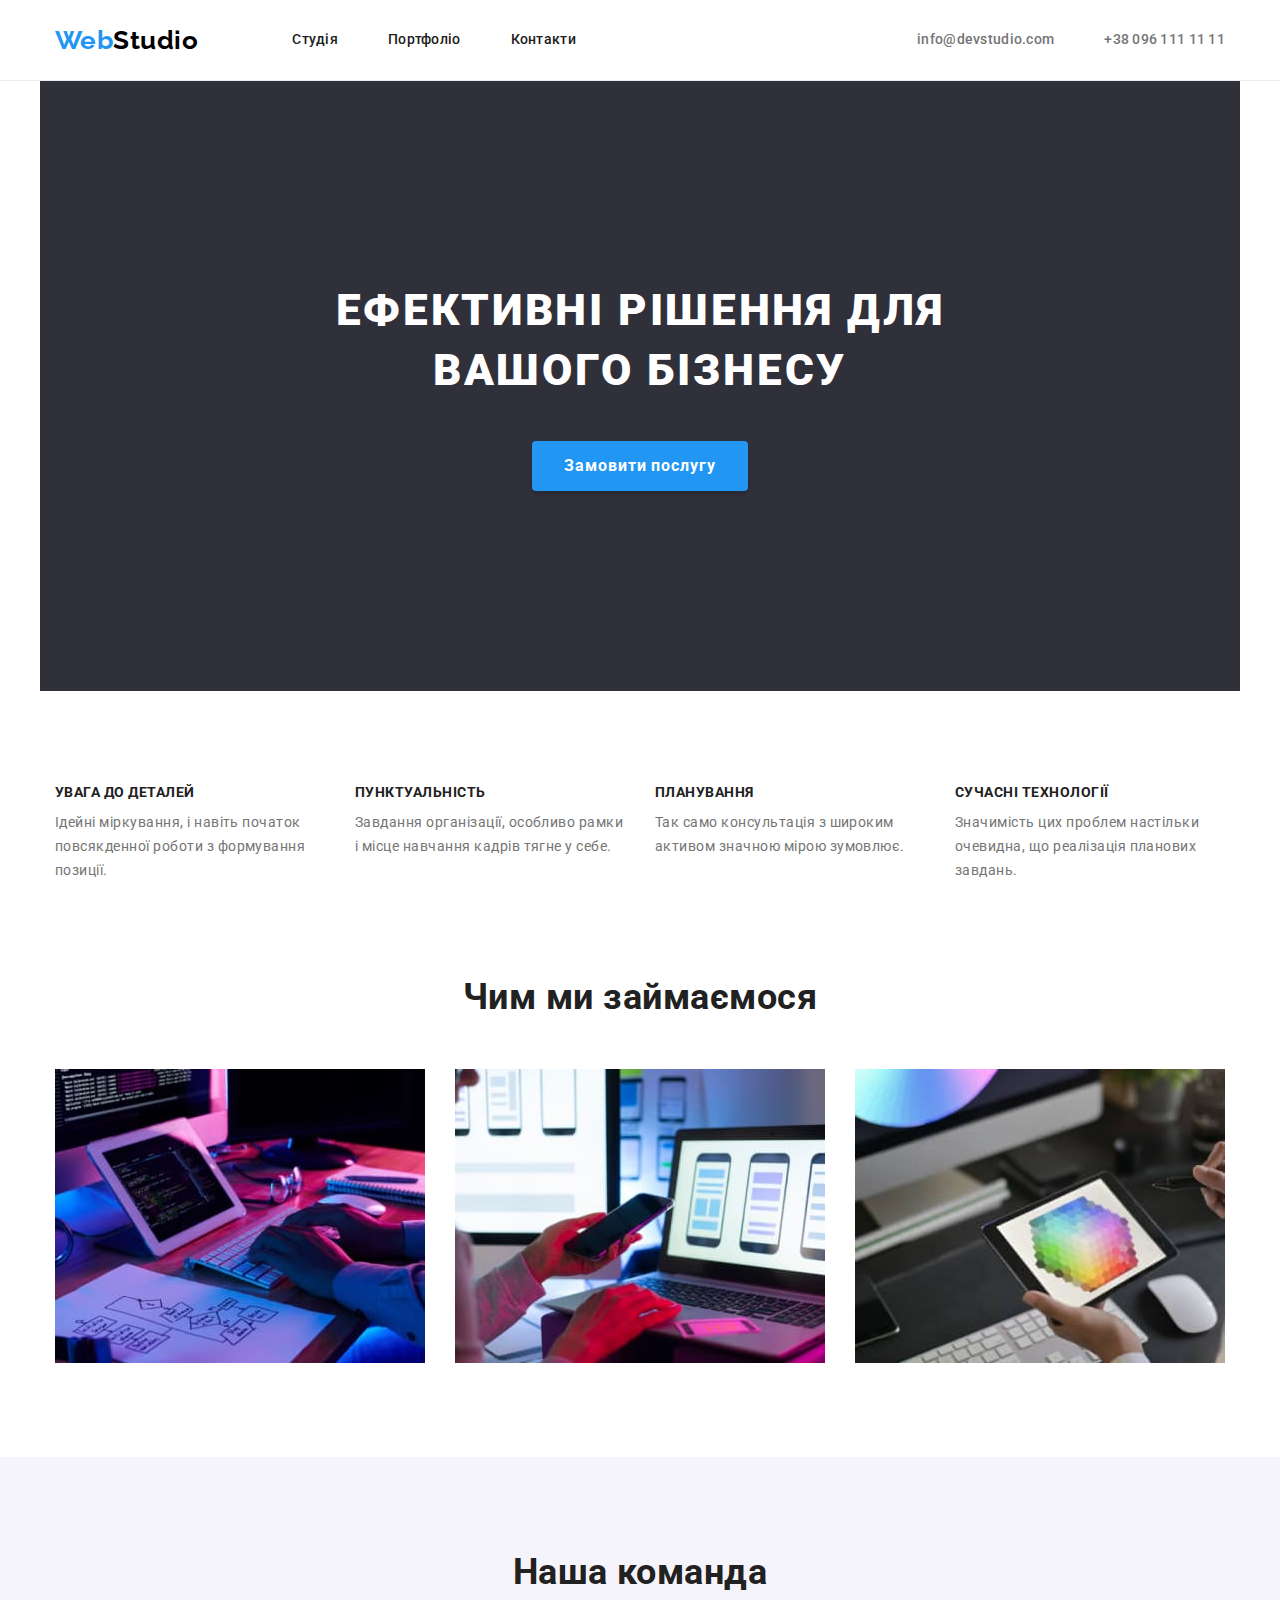
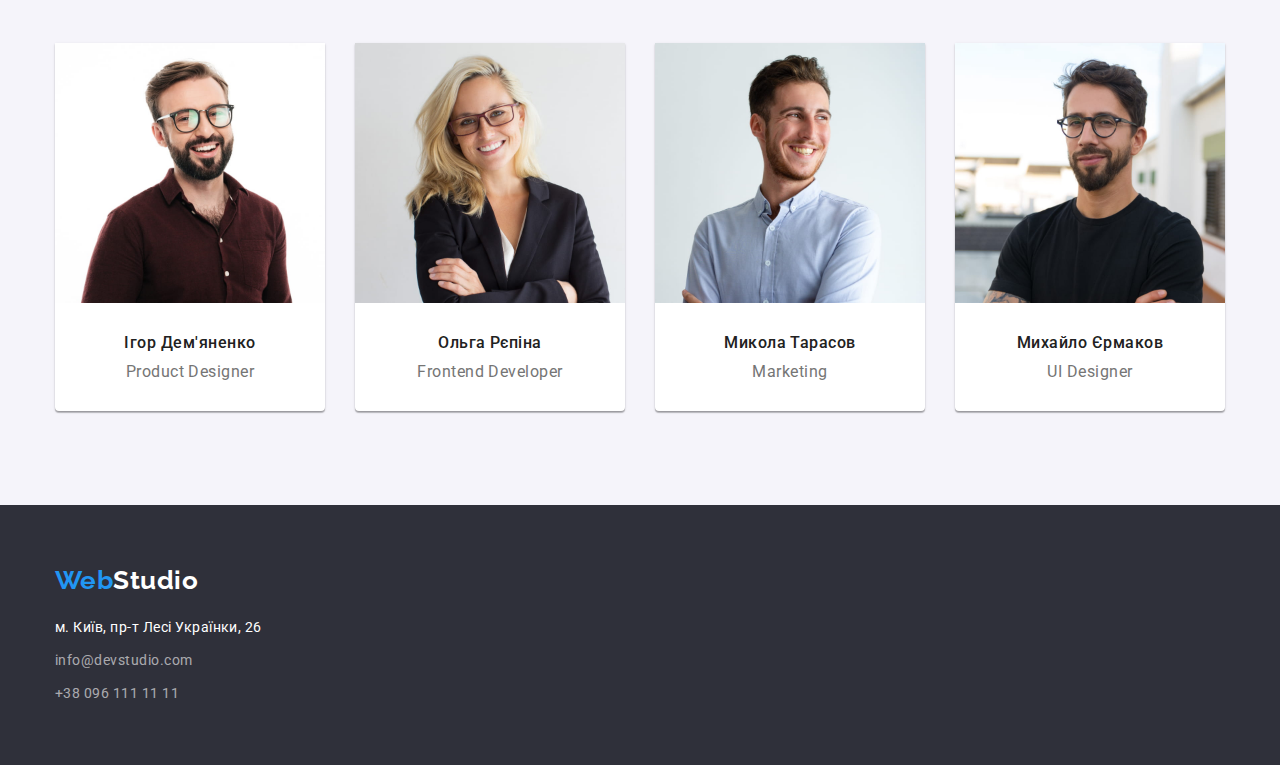
<file: index.html>
<!DOCTYPE html>
<html lang="uk">
  <head>
    <meta charset="UTF-8" />
    <meta http-equiv="X-UA-Compatible" content="IE=edge" />
    <meta name="viewport" content="width=device-width, initial-scale=1.0" />
    <title>Студія</title>
    <link rel="preconnect" href="https://fonts.googleapis.com" />
    <link rel="preconnect" href="https://fonts.gstatic.com" crossorigin />
    <link
      href="https://fonts.googleapis.com/css2?family=Raleway:wght@700&family=Roboto:wght@400;500;700;900&display=swap"
      rel="stylesheet"
    />
    <link
      rel="stylesheet"
      href="https://cdnjs.cloudflare.com/ajax/libs/modern-normalize/1.1.0/modern-normalize.min.css"
    />

    <link rel="stylesheet" href="./css/styles.css" />
  </head>
  <body>
    <header class="header-page">
      <div class="header-flex container">
        <!-- Навігація -->
        <nav class="site-nav">
          <a href="./index.html" class="logo-header"><span class="logo-item">Web</span>Studio</a>
          <ul class="site-nav-list list">
            <li class="item"><a href="./index.html" class="link">Студія</a></li>
            <li class="item"><a href="./portfolio.html" class="link">Портфоліо</a></li>
            <li class="item"><a href="#" class="link">Контакти</a></li>
          </ul>
        </nav>
        <ul class="contacts list">
          <li class="item">
            <a href="mailto:info@devstudio.com" class="link">info@devstudio.com</a>
          </li>
          <li class="item"><a href="tel:+380961111111" class="link">+38 096 111 11 11</a></li>
        </ul>
      </div>
    </header>
    <main>
      <!-- Герой -->
      <section class="hero centered container">
        <h1 class="hero-title">Ефективні рішення для вашого бізнесу</h1>
        <button type="button" class="hero-button">Замовити послугу</button>
      </section>
      <!-- Переваги -->
      <section class="features section">
        <div class="container">
          <!-- Прихований заголовок -->
          <h2 class="section-title visually-hidden">Наші переваги</h2>
          <ul class="features-list list">
            <li class="item">
              <h3 class="feature-title">Увага до деталей</h3>
              <p class="descr">
                Ідейні міркування, і навіть початок повсякденної роботи з формування позиції.
              </p>
            </li>
            <li class="item">
              <h3 class="feature-title">Пунктуальність</h3>
              <p class="descr">
                Завдання організації, особливо рамки і місце навчання кадрів тягне у себе.
              </p>
            </li>
            <li class="item">
              <h3 class="feature-title">Планування</h3>
              <p class="descr">Так само консультація з широким активом значною мірою зумовлює.</p>
            </li>
            <li class="item">
              <h3 class="feature-title">Сучасні технології</h3>
              <p class="descr">
                Значимість цих проблем настільки очевидна, що реалізація планових завдань.
              </p>
            </li>
          </ul>
        </div>
      </section>
      <!-- Приклади робіт -->
      <section class="examples section">
        <div class="container">
          <h2 class="examples-title centered">Чим ми займаємося</h2>
          <ul class="example list">
            <li class="item">
              <img class="example-img" src="./images/example-1.jpg" width="370" height="294" alt="Людина програмує" />
            </li>
            <li class="item">
              <img class="example-img"
                src="./images/example-2.jpg"
                width="370"
                height="294"
                alt="Людина обирає дизайн"
              />
            </li>
            <li class="item">
              <img class="example-img"
                src="./images/example-3.jpg"
                width="370"
                height="294"
                alt="Людина обирає колір"
              />
            </li>
          </ul>
        </div>
      </section>
      <!-- Команда -->
      <section class="team section">
        <div class="container">
          <h2 class="team-title centered">Наша команда</h2>
          <ul class="team-list list">
            <li class="item">
              <img
                src="./images/member-1.jpg"
                class="team-photo"
                width="270"
                height="260"
                alt="Фото працівника"
              />
              <h3 class="team-member centered">Ігор Дем'яненко</h3>
              <p class="descr centered">Product Designer</p>
            </li>
            <li class="item">
              <img
                src="./images/member-2.jpg"
                class="team-photo"
                width="270"
                height="260"
                alt="Фото працівника"
              />
              <h3 class="team-member centered">Ольга Рєпіна</h3>
              <p class="descr centered">Frontend Developer</p>
            </li>
            <li class="item">
              <img
                src="./images/member-3.jpg"
                class="team-photo"
                width="270"
                height="260"
                alt="Фото працівника"
              />
              <h3 class="team-member centered">Микола Тарасов</h3>
              <p class="descr centered">Marketing</p>
            </li>
            <li class="item">
              <img
                src="./images/member-4.jpg"
                class="team-photo"
                width="270"
                height="260"
                alt="Фото працівника"
              />
              <h3 class="team-member centered">Михайло Єрмаков</h3>
              <p class="descr centered">UI Designer</p>
            </li>
          </ul>
        </div>
      </section>
    </main>
    <!-- Футер -->
    <footer class="footer-page">
      <div class="footer-section container">
        <a href="./index.html" class="logo-footer"><span class="logo-item">Web</span>Studio</a>
        <address class="address">
          <a
            class="address-descr link"
            href="https://goo.gl/maps/k6muJn8YtoqKnS7S7"
            target="_blank"
            rel="noreferrer noopener"
            >м. Київ, пр-т Лесі Українки, 26</a
          >
          <ul class="address-contacts list">
            <li class="list-item">
              <a href="mailto:info@devstudio.com" class="item link">info@devstudio.com</a>
            </li>
            <li class="list-item">
              <a href="tel:+380961111111" class="item link">+38 096 111 11 11</a>
            </li>
          </ul>
        </address>
      </div>
    </footer>
  </body>
</html>
</file>
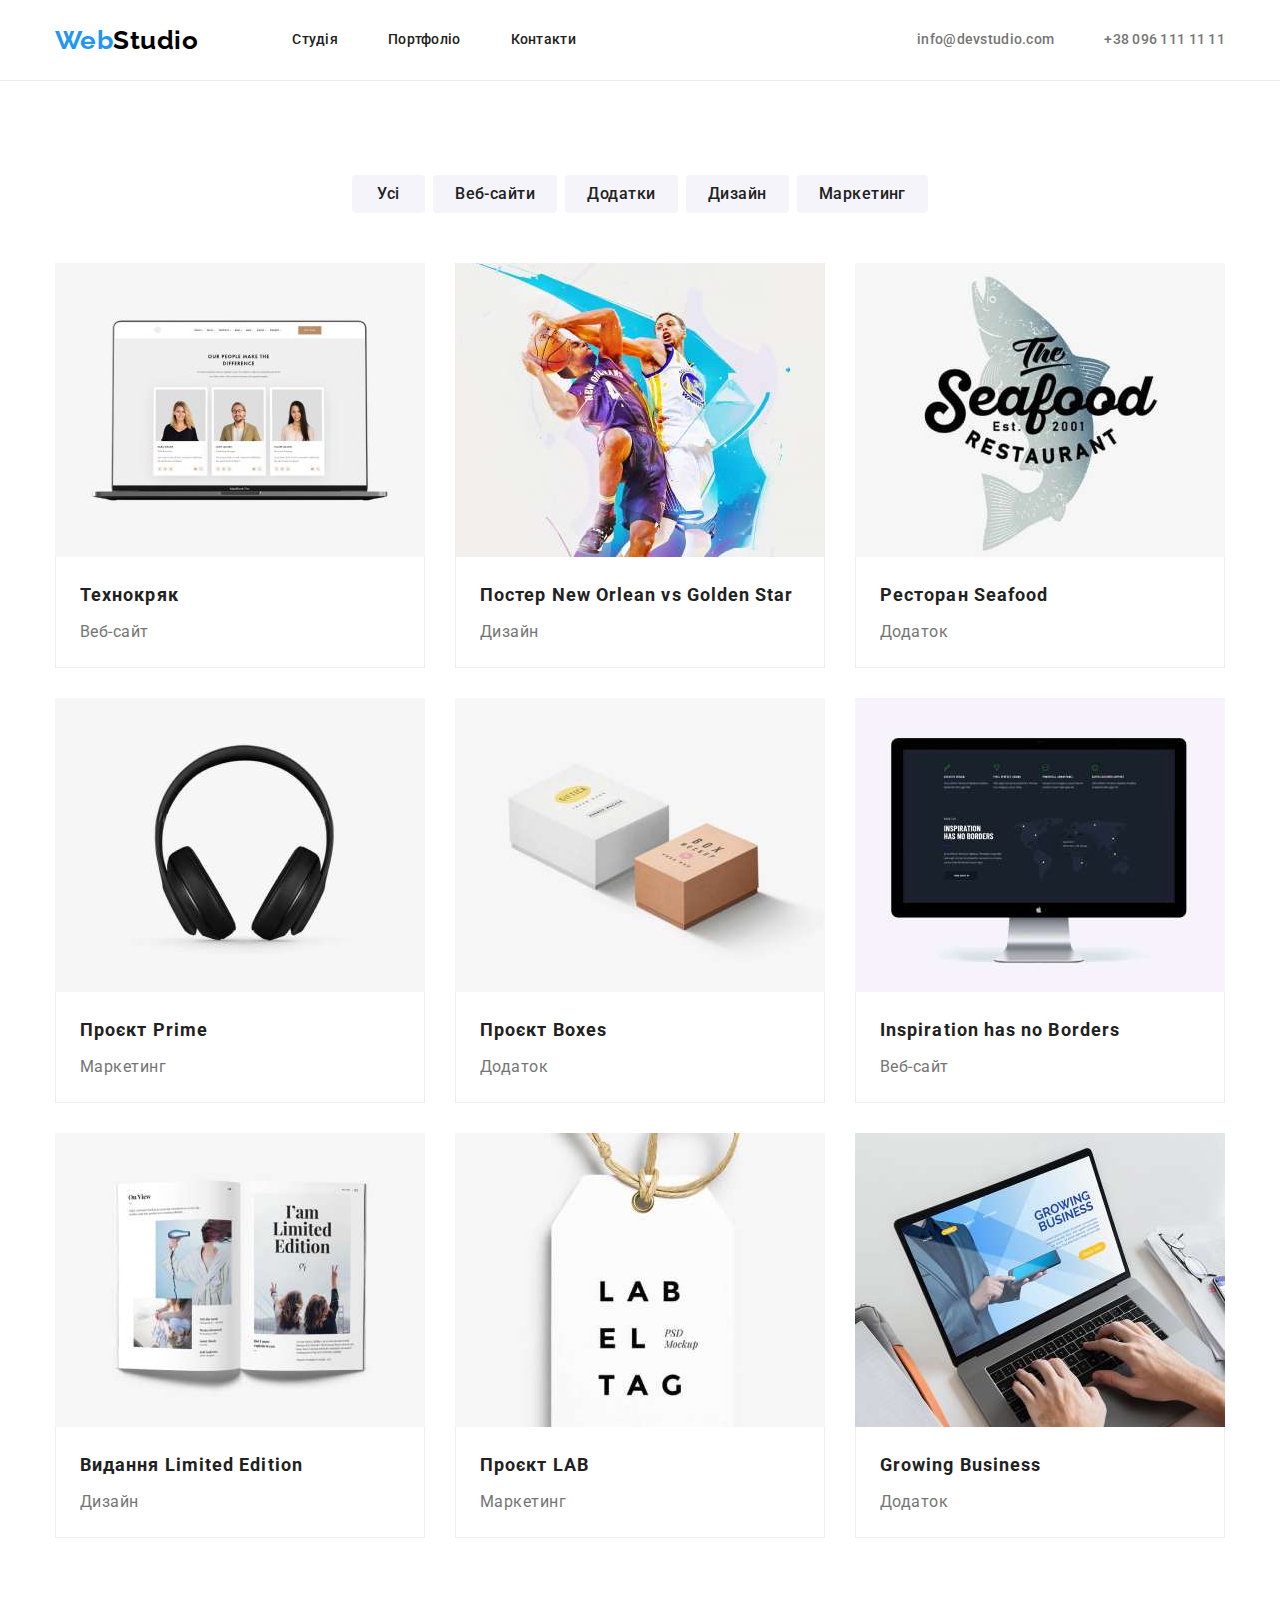
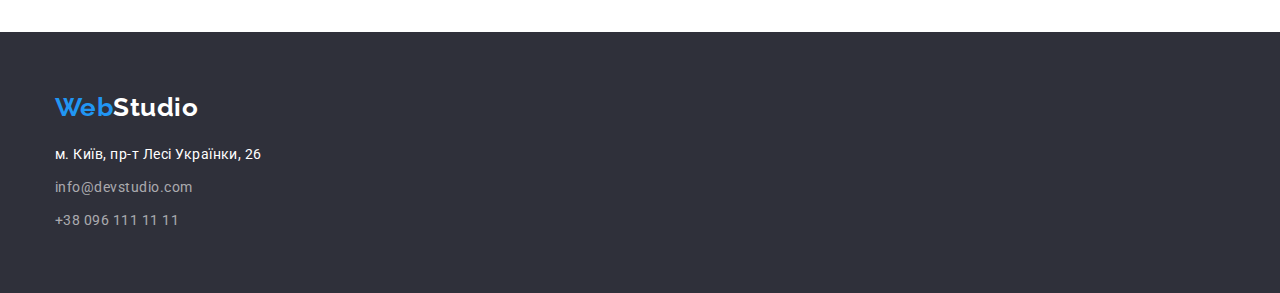
<file: portfolio.html>
<!DOCTYPE html>
<html lang="uk">
  <head>
    <meta charset="UTF-8" />
    <meta http-equiv="X-UA-Compatible" content="IE=edge" />
    <meta name="viewport" content="width=device-width, initial-scale=1.0" />
    <title>Портфоліо</title>
    <link rel="preconnect" href="https://fonts.googleapis.com" />
    <link rel="preconnect" href="https://fonts.gstatic.com" crossorigin />
    <link
      href="https://fonts.googleapis.com/css2?family=Raleway:wght@700&family=Roboto:wght@400;500;700;900&display=swap"
      rel="stylesheet"
    />
    <link
      rel="stylesheet"
      href="https://cdnjs.cloudflare.com/ajax/libs/modern-normalize/1.1.0/modern-normalize.min.css"
    />

    <link rel="stylesheet" href="./css/styles.css" />
  </head>
  <body>
    <!-- Хедер -->
    <header class="header-page">
      <div class="header-flex container">
        <!-- Навігація -->
        <nav class="site-nav">
          <a href="./index.html" class="logo-header"><span class="logo-item">Web</span>Studio</a>
          <ul class="site-nav-list list">
            <li class="item"><a href="./index.html" class="link">Студія</a></li>
            <li class="item"><a href="./portfolio.html" class="link">Портфоліо</a></li>
            <li class="item"><a href="#" class="link">Контакти</a></li>
          </ul>
        </nav>
        <ul class="contacts list">
          <li class="item"><a href="mailto:info@devstudio.com" class="link">info@devstudio.com</a></li>
          <li class="item"><a href="tel:+380961111111" class="link">+38 096 111 11 11</a></li>
        </ul>
      </div>
    </header>
    <!-- Main -->
    <main>
      <!-- Кнопки фільтру -->
      <section class="portfolio section">
        <div class="container">
          <!-- Прихований заголовок -->
          <h1 class="portfolio-title visually-hidden">Портфоліо</h1>
          <ul class="filter-list list">
            <li class="item"><button type="button" class="filter">Усі</button></li>
            <li class="item"><button type="button" class="filter">Веб-сайти</button></li>
            <li class="item"><button type="button" class="filter">Додатки</button></li>
            <li class="item"><button type="button" class="filter">Дизайн</button></li>
            <li class="item"><button type="button" class="filter">Маркетинг</button></li>
          </ul>
          <!--  Приклади робот -->
          <ul class="projects list">
            <li class="item">
              <img
                class="project-img"
                src="./images/technocrack.jpg"
                alt="Приклад виконаного веб-сайту"
                width="370"
                height="294"
              />
              <div class="projects-item">
                <h2 class="project-title">Технокряк</h2>
                <p class="descr">Веб-сайт</p>
              </div>
            </li>
            <li class="item">
              <img
                class="project-img"
                src="./images/poster.jpg"
                alt="Приклад дизайну постера"
                width="370"
                height="294"
              />
              <div class="projects-item">
                <h2 class="project-title">Постер New Orlean vs Golden Star</h2>
                <p class="descr">Дизайн</p>
              </div>
            </li>
            <li class="item">
              <img
                class="project-img"
                src="./images/seafood.jpg"
                alt="Приклад виконаного додатку"
                width="370"
                height="294"
              />
              <div class="projects-item">
                <h2 class="project-title">Ресторан Seafood</h2>
                <p class="descr">Додаток</p>
              </div>
            </li>
            <li class="item">
              <img
                class="project-img"
                src="./images/project-prime.jpg"
                alt="Приклад виконаного проєкту"
                width="370"
                height="294"
              />
              <div class="projects-item">
                <h2 class="project-title">Проєкт Prime</h2>
                <p class="descr">Маркетинг</p>
              </div>
            </li>
            <li class="item">
              <img
                class="project-img"
                src="./images/project-boxes.jpg"
                alt="Приклад виконаного проєкту"
                width="370"
                height="294"
              />
              <div class="projects-item">
                <h2 class="project-title">Проєкт Boxes</h2>
                <p class="descr">Додаток</p>
              </div>
            </li>
            <li class="item">
              <img
                class="project-img"
                src="./images/no-borders.jpg"
                alt="Приклад виконаного веб-сайту"
                width="370"
                height="294"
              />
              <div class="projects-item">
                <h2 class="project-title">Inspiration has no Borders</h2>
                <p class="descr">Веб-сайт</p>
              </div>
            </li>
            <li class="item">
              <img
                class="project-img"
                src="./images/limited-edition.jpg"
                alt="Приклад дизайну видання"
                width="370"
                height="294"
              />
              <div class="projects-item">
                <h2 class="project-title">Видання Limited Edition</h2>
                <p class="descr">Дизайн</p>
              </div>
            </li>
            <li class="item">
              <img
                class="project-img"
                src="./images/project-lab.jpg"
                alt="Приклад виконаного проєкту"
                width="370"
                height="294"
              />
              <div class="projects-item">
                <h2 class="project-title">Проєкт LAB</h2>
                <p class="descr">Маркетинг</p>
              </div>
            </li>
            <li class="item">
              <img
                class="project-img"
                src="./images/growing-business.jpg"
                alt="Приклад виконаного додатку"
                width="370"
                height="294"
              />
              <div class="projects-item">
                <h2 class="project-title">Growing Business</h2>
                <p class="descr">Додаток</p>
              </div>
            </li>
          </ul>
        </div>
      </section>
    </main>
    <!-- Футер -->
    <footer class="footer-page">
      <div class="footer-section container">
        <a href="./index.html" class="logo-footer"><span class="logo-item">Web</span>Studio</a>
        <address class="address">
          <a class="address-descr link" href="https://goo.gl/maps/k6muJn8YtoqKnS7S7" target="_blank" rel="noreferrer noopener">м. Київ, пр-т Лесі Українки, 26</a>
          <ul class="address-contacts list">
            <li class="list-item"><a href="mailto:info@devstudio.com" class="item link">info@devstudio.com</a></li>
            <li class="list-item"><a href="tel:+380961111111" class="item link">+38 096 111 11 11</a></li>
          </ul>
        </address>
      </div>
    </footer>
  </body>
</html>
</file>
<file: css/styles.css>
:root {
  --accent-color: #2196f3;
  --primary-text-color: #212121;
  --secondary-text-color: #757575;
  --primary-white-color: #ffffff;
  --button-bg-color: #f5f4fa;
  --dark-bg-color: #2f303a;
  --bg-main-color: #ffffff;
  --bg-secondary-color: #f5f4fa;
}
/* button active #188CE8
font-family: 'Raleway', sans-serif;
font-family: 'Roboto', sans-serif; */

body {
  color: var(--primary-text-color);
  background-color: var(--primary-white-color);
  font-family: 'Roboto', sans-serif;
  letter-spacing: 0.03em;
}

/* Утіліти */

h1,
h2,
h3,
h4,
h5,
h6,
p {
  margin: 0;
}

ul {
  margin: 0;
  padding: 0;
}

.list {
  list-style: none;
}

.link {
  text-decoration: none;
}

.section {
  padding-top: 94px;
  padding-bottom: 94px;
}

.centered {
  text-align: center;
}

.container {
  width: 1200px;
  padding-left: 15px;
  padding-right: 15px;
  margin: 0 auto;
}

.visually-hidden {
  position: absolute;
  white-space: nowrap;
  width: 1px;
  height: 1px;
  overflow: hidden;
  border: 0;
  padding: 0;
  clip: rect(0 0 0 0);
  clip-path: inset(50%);
  margin: -1px;
}

/* Навігація сайту */
.logo-header {
  margin-right: 94px;

  color: #000000;

  text-decoration: none;
  font-family: 'Raleway', sans-serif;
  font-weight: 700;
  font-size: 26px;
  line-height: 1.19;
}

.logo-item {
  color: var(--accent-color);
}

.site-nav {
  display: flex;
  align-items: center;
}

.site-nav-list {
  display: flex;
}

.site-nav-list .item + .item,
.contacts .item + .item {
  margin-left: 50px;
}

/* .site-nav-list .item,
.contacts .item {
  outline: 2px solid red;
} */

.site-nav-list .link {
  display: block;
  padding-top: 32px;
  padding-bottom: 32px;

  color: var(--primary-text-color);

  font-weight: 500;
  font-size: 14px;
  line-height: 1.14;
  letter-spacing: 0.02em;
}

.contacts {
  display: flex;
  margin-left: auto;
}

.contacts .link {
  display: block;
  padding-top: 32px;
  padding-bottom: 32px;

  color: var(--secondary-text-color);

  font-weight: 500;
  font-size: 14px;
  line-height: 1.14;
  letter-spacing: 0.02em;
}

.header-page {
  border-bottom: 1px solid #ececec;
}

.header-flex {
  display: flex;
  align-items: center;
}

/* Герой */

.hero {
  background-color: var(--dark-bg-color);
  padding-top: 200px;
  padding-bottom: 200px;
}

.hero-title {
  max-width: 696px;
  margin: 0 auto;
  margin-bottom: 40px;

  color: var(--primary-white-color);
  font-weight: 900;
  font-size: 44px;
  line-height: 1.36;
  text-align: center;
  letter-spacing: 0.06em;
  text-transform: uppercase;
}

/* Переваги */

.features {
  background-color: var(--bg-main-color);
}

.features-list {
  display: flex;
  flex-wrap: wrap;
}

.features-list .item {
  width: calc((100% - 90px) / 4);
  margin-right: 30px;
}

.features-list .item:nth-child(4n) {
  margin-right: 0;
}

.feature-title {
  margin-bottom: 10px;

  font-size: 14px;
  line-height: 1.14;
  text-transform: uppercase;
}

.features-list .descr {
  font-size: 14px;
  line-height: 1.71;
}

/* Приклади робіт та команда */

.examples-title,
.team-title {
  font-size: 36px;
  line-height: 1.17;
}

/* Приклади робіт */

.examples {
  padding-top: 0;
  background-color: var(--bg-main-color);
}

.example-img {
  display: block;
}

.examples-title {
  margin-bottom: 50px;
}

.example {
  display: flex;
}

.example .item {
  width: calc((100% - 60px) / 3);
  margin-right: 30px;
}

.example .item:nth-child(3n) {
  margin-right: 0;
}

/* Команда */
.team {
  background-color: var(--bg-secondary-color);
}

.team-title {
  margin-bottom: 50px;
}

.team-list {
  display: flex;
}

.team-photo {
  display: block;
  margin-bottom: 30px;
}

.team-member {
  margin-bottom: 10px;

  font-weight: 500;
  font-size: 16px;
  line-height: 1.19;
}

.team .descr {
  font-size: 16px;
  line-height: 1.19;
}

.team-list .item {
  width: calc((100% - 90px) / 4);
  margin-right: 30px;
  padding-bottom: 30px;
  border-radius: 0px 0px 4px 4px;
  box-shadow: 0px 1px 3px rgba(0, 0, 0, 0.12), 0px 1px 1px rgba(0, 0, 0, 0.14),
    0px 2px 1px rgba(0, 0, 0, 0.2);

  background-color: var(--bg-main-color);
}

.team-list .item:nth-child(4n) {
  margin-right: 0;
}

/* Секції */
.features-list .descr,
.team .descr,
.projects .descr {
  color: var(--secondary-text-color);
}

/* Футер */

.footer-page {
  background-color: var(--dark-bg-color);
}

.footer-section {
  padding-top: 60px;
  padding-bottom: 60px;
}

.logo-footer {
  display: block;
  margin-bottom: 20px;

  color: #ffffff;
  text-decoration: none;
  font-family: 'Raleway', sans-serif;
  font-weight: 700;
  font-size: 26px;
  line-height: 1.19;
}

.address {
  color: var(--primary-white-color);
}

.address-descr {
  display: block;
  margin-bottom: 9px;

  color: var(--primary-white-color);
  font-style: normal;
  font-size: 14px;
  line-height: 1.71;
}

.address-contacts .list-item {
  display: block;
  margin-bottom: 9px;
}

.address-contacts .list-item:last-child {
  margin-bottom: 0;
}

.address-contacts .link {
  color: rgba(255, 255, 255, 0.6);

  font-style: normal;
  font-size: 14px;
  line-height: 1.71;
}

.link:hover,
.link:focus {
  color: var(--accent-color);
}

/* Портфоліо */

.filter-list {
  display: flex;
  justify-content: center;
  margin-bottom: 50px;
}

.filter-list .item + .item {
  margin-left: 8px;
}

/* Приклади проєктів */

.projects {
  display: flex;
  flex-wrap: wrap;
}

.project-img {
  display: block;
}

.projects-item {
  padding: 20px 24px;
  border: 1px solid #eeeeee;
  border-top: none;
}

.project-title {
  margin-bottom: 4px;

  font-size: 18px;
  line-height: 2;
  letter-spacing: 0.06em;
}

.projects .item {
  width: calc((100% - 60px) / 3);
  margin-right: 30px;
  margin-bottom: 30px;
}

.projects .item:nth-child(3n) {
  margin-right: 0;
}

.projects .item:nth-last-child(-n + 3) {
  margin-bottom: 0;
}

.projects .descr {
  font-size: 16px;
  line-height: 1.88;
}

/* Кнопки */

.hero-button {
  padding: 10px 32px;
  box-shadow: 0px 4px 4px rgba(0, 0, 0, 0.15);
  border-radius: 4px;
  border-width: 0;

  color: var(--primary-white-color);
  background-color: var(--accent-color);

  font-family: inherit;
  font-weight: 700;
  font-size: 16px;
  line-height: 1.88;
  text-align: center;
  letter-spacing: 0.06em;

  cursor: pointer;
}

.hero-button:hover,
.hero-button:focus {
  background-color: #188ce8;
}

.filter {
  min-width: 73px;
  padding: 6px 22px;
  border-radius: 4px;
  border-width: 0;

  color: var(--primary-text-color);
  background-color: var(--button-bg-color);

  font-family: inherit;
  font-weight: 500;
  font-size: 16px;
  line-height: 1.62;
  letter-spacing: inherit;

  cursor: pointer;
}

.filter:hover,
.filter:focus {
  background-color: var(--accent-color);
  color: var(--primary-white-color);
}
</file>
